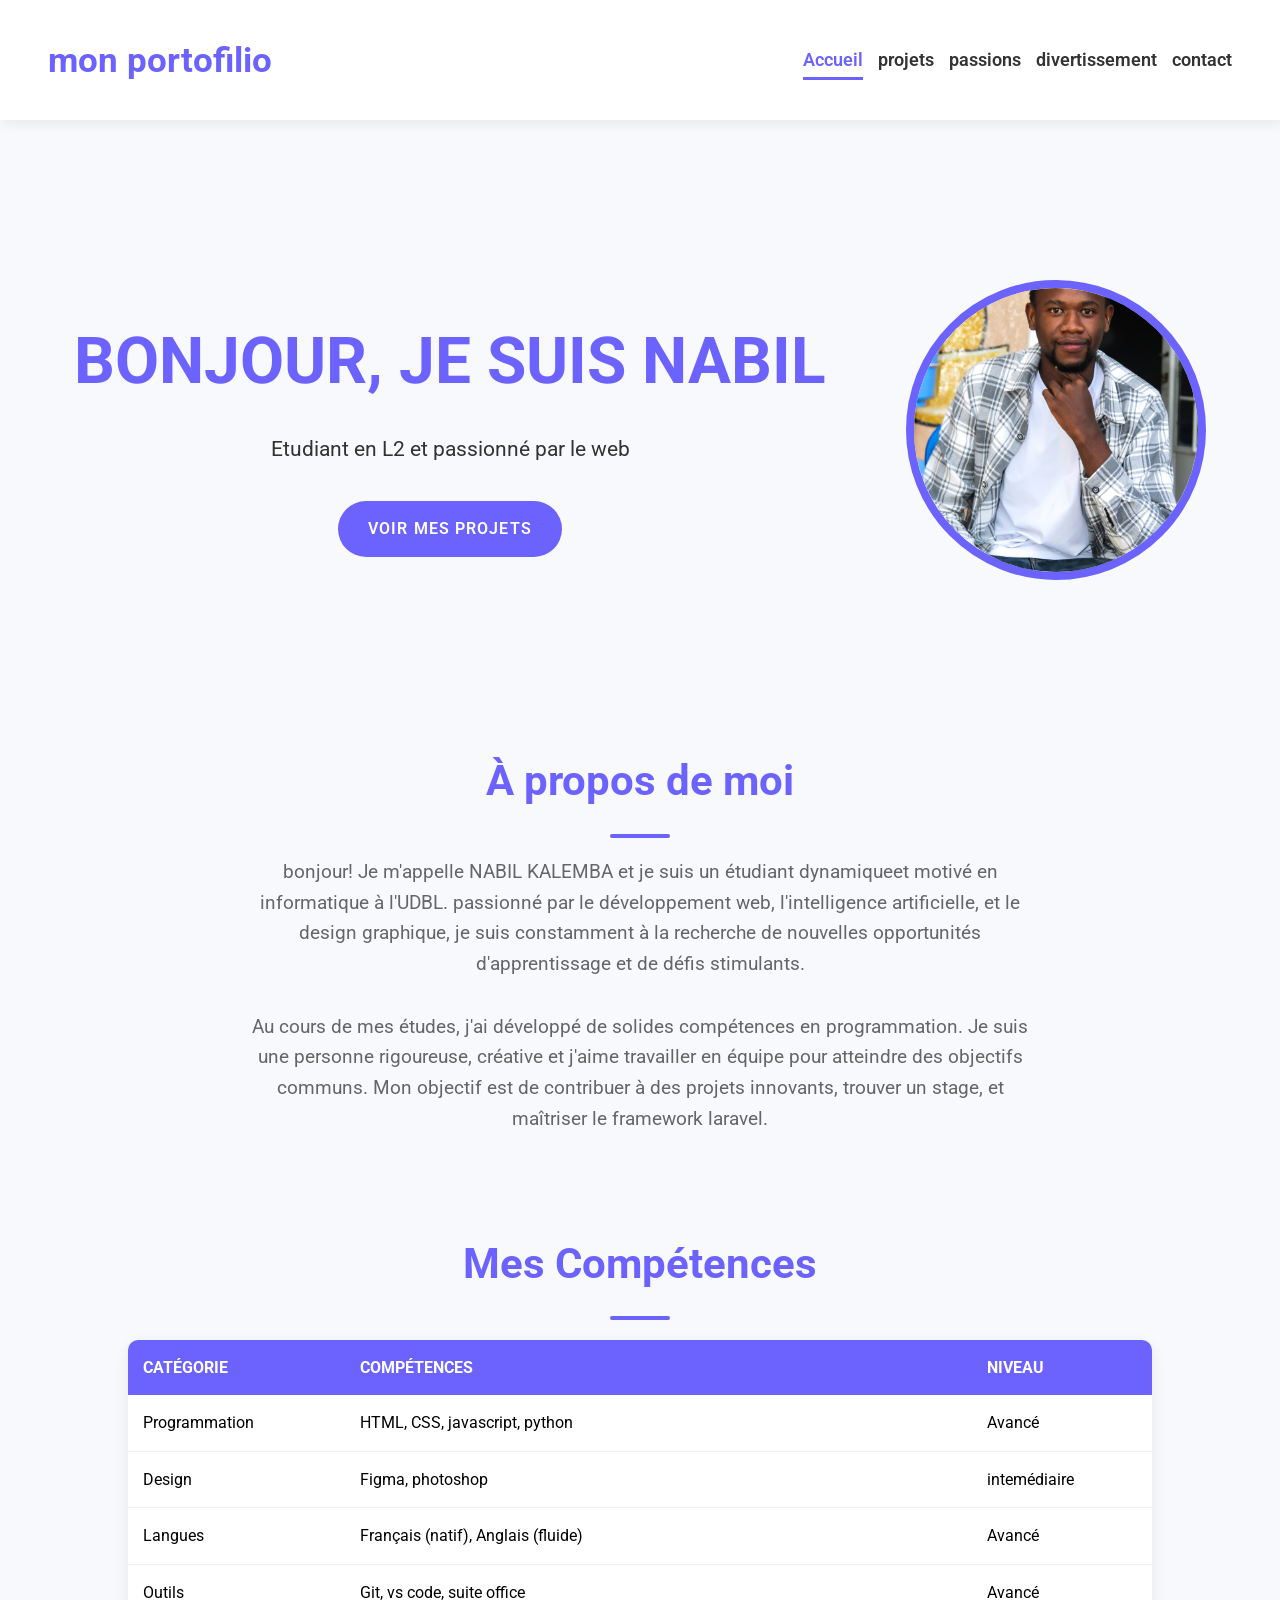
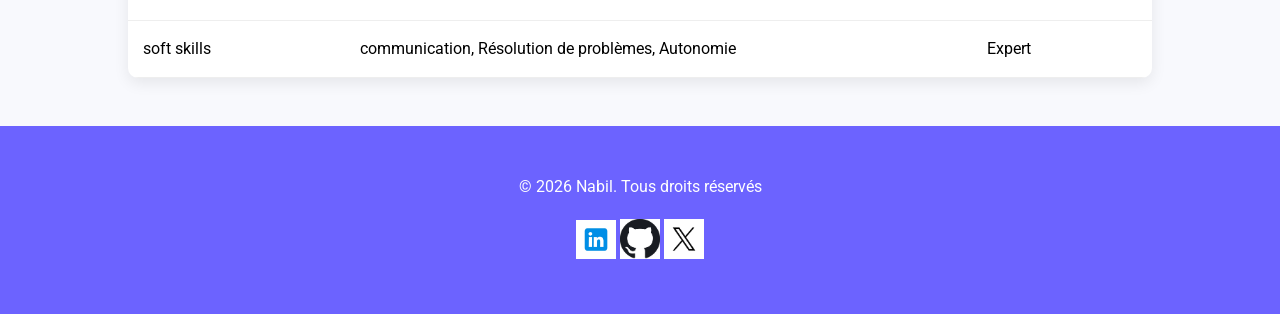
<file: index.HTML>
<!DOCTYPE html>
<html lang="en">
<head>
    <meta charset="UTF-8">
    <meta name="viewport" content="width=, initial-scale=1.0">
    <title>document</title>
    <link rel="stylesheet" href="css/style.css"><link rel="preconnect" href="https://fonts.googleapis.com">
    <link rel="preconnect" href="https://fonts.gstatic.com" crossorigin>
    <link href="https://fonts.googleapis.com/css2?family=Roboto:ital,wght@0,100..900;1,100..900&display=swap" rel="stylesheet">
</head>
<body>
    <header>
        <div>
            <a href="">mon portofilio</a>
        </div>
        <nav>
            <ul>
                <li><a href="index.HTML"class="active Nabil">Accueil</a></li>
                <li><a href="projet.html">projets</a></li>
                <li><a href="passion.html">passions</a></li>
                <li><a href="divertissement.html">divertissement</a></li>
                <li><a href="contact.html">contact</a></li>
               
            </ul>
        </nav>
    </header>
    <main>
        <section class="hero"> 
            <div>
                <h1>BONJOUR, JE SUIS NABIL</h1>
                <p>Etudiant en L2 et passionné par le web</p>
                <a href="projet.html">voir mes projets</a>
            </div>
            <div>
                <img src="images/Nabil.jpg" alt="Nabil artiste">
            </div>
        </section>
        <section class="apropos">
            <h2>À propos de moi</h2>
            <p>
                bonjour! Je m'appelle NABIL KALEMBA et je suis un étudiant dynamiqueet motivé en informatique à l'UDBL. 
                passionné par le développement web, l'intelligence artificielle, et le design graphique, je suis 
                constamment à la recherche de nouvelles opportunités d'apprentissage et de défis stimulants.
            </p>
            <p>
                Au cours de mes études, j'ai développé de solides compétences en programmation. Je suis 
                une personne rigoureuse, créative et j'aime travailler en équipe pour atteindre des 
                objectifs communs. Mon objectif est de contribuer à des projets innovants, trouver 
                un stage, et maîtriser le framework laravel.
            </p>
        </section>
        <section class="compétences">
            <h2>Mes Compétences</h2>
            <table>
                <thead>
                    <tr>
                        <th>CATÉGORIE</th>
                        <th>COMPÉTENCES</th>
                        <th>NIVEAU</th>
                    </tr>
                </thead>
                <tbody>
                    <tr>
                        <td>Programmation</td>
                        <td>HTML, CSS, javascript, python</td>
                        <td>Avancé</td>
                    </tr>
                    <tr>
                        <td>Design</td>
                        <td>Figma, photoshop</td>
                        <td>intemédiaire</td>
                    </tr>
                    <tr>
                        <td>Langues</td>
                        <td>Français (natif), Anglais (fluide)</td>
                        <td>Avancé</td>
                    </tr>
                    <tr>
                        <td>Outils</td>
                        <td>Git, vs code, suite office</td>
                        <td>Avancé</td>
                    </tr>
                    <tr>
                        <td>soft skills</td>
                        <td>communication, Résolution de problèmes, Autonomie</td>
                        <td>Expert</td>
                    </tr>
                </tbody>
            </table>
        </section>
    </main>
    <footer>
        <p> © 2026 Nabil. Tous droits réservés</p>
        <div>
        <img src="images/linkedin.jpg" alt="linkedin" width="40">
        <img src="images/github.jpg" alt="github" width="40">
        <img src="images/x.jpg" alt="x" width="40">
        </div>

    </footer>
</body>
</html>
</file>
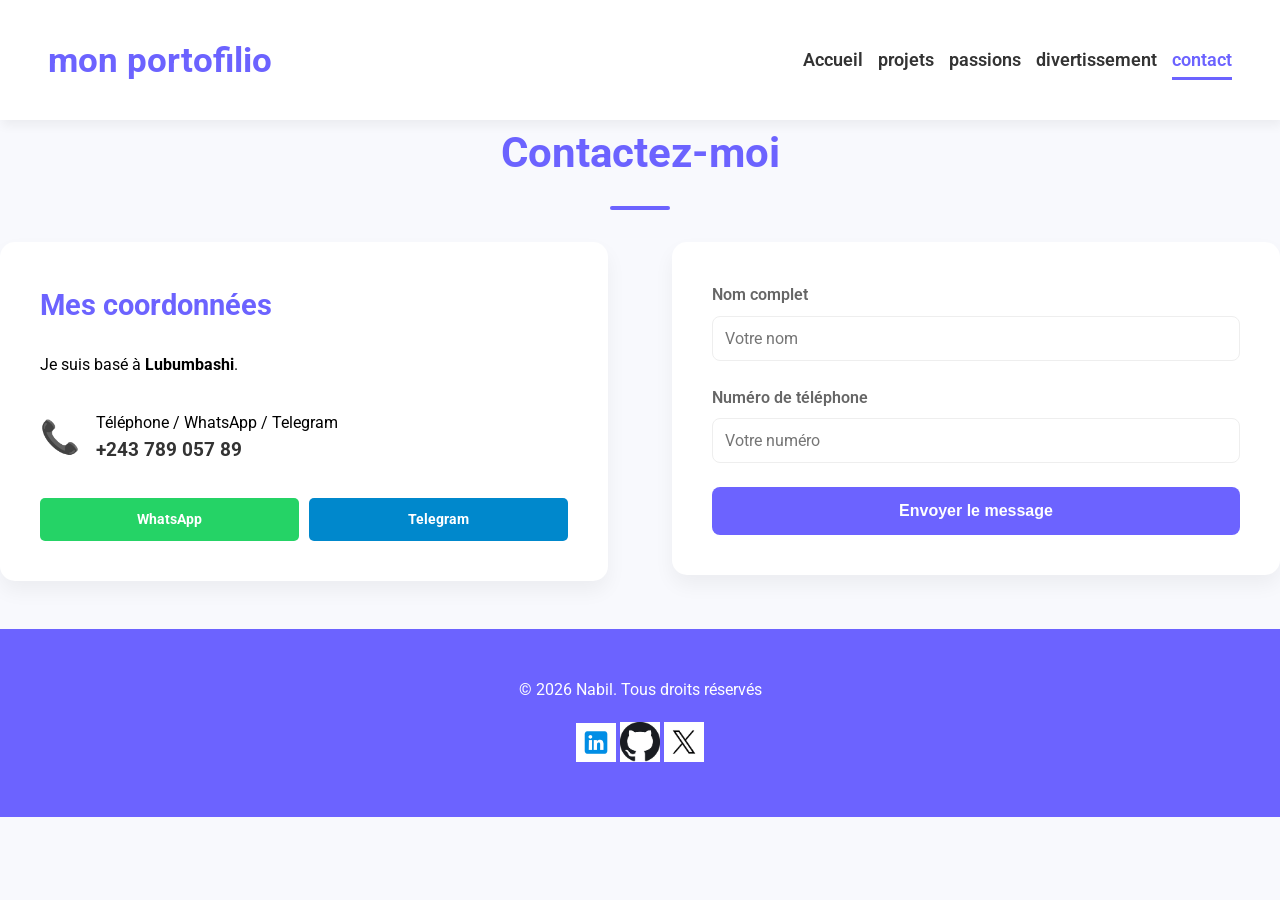
<file: contact.html>
<!DOCTYPE html>
<html lang="en">
<head>
    <meta charset="UTF-8">
    <meta name="viewport" content="width=, initial-scale=1.0">
    <title>document</title>
    <link rel="stylesheet" href="css/style.css"><link rel="preconnect" href="https://fonts.googleapis.com">
<link rel="preconnect" href="https://fonts.gstatic.com" crossorigin>
<link href="https://fonts.googleapis.com/css2?family=Roboto:ital,wght@0,100..900;1,100..900&display=swap" rel="stylesheet">
<head>
<body>
    <header>
        <div>
            <a href="">mon portofilio</a>
        </div>
        <nav>
            <ul>
                <li><a href="index.HTML">Accueil</a></li>
                <li><a href="projet.html">projets</a></li>
                <li><a href="passion.html">passions</a></li>
                <li><a href="divertissement.html">divertissement</a></li>
                <li><a href="contact.html"class="active Nabil">contact</a></li>
               
            </ul>
        </nav>
    </header>
    <main>
        <main>
    <section>
        <h2>Contactez-moi</h2>
    </section>

    <section class="contact-container">
        <div class="contact-info">
            <h3>Mes coordonnées</h3>
            <p>Je suis basé à <strong>Lubumbashi</strong>.</p>
            
            <div class="contact-item">
                <span class="icon">📞</span>
                <div class="details">
                    <p>Téléphone / WhatsApp / Telegram</p>
                    <a href="tel:+24378905789">+243 789 057 89</a>
                </div>
            </div>

            <div class="social-fast-links">
                <a href="https://wa.me/24378905789" class="btn-contact whatsapp">WhatsApp</a>
                <a href="https://t.me/+24378905789" class="btn-contact telegram">Telegram</a>
            </div>
        </div>

        <div class="contact-form">
            <form action="#">
                <div class="form-group">
                    <label for="name">Nom complet</label>
                    <input type="text" id="name" name="name" placeholder="Votre nom" required>
                </div>

                <div class="form-group">
                    <label for="phone">Numéro de téléphone</label>
                    <input type="tel" id="phone" name="phone" placeholder="Votre numéro" required>
                </div>

                <button type="submit" class="submit-btn">Envoyer le message</button>
            </form>
        </div>
    </section>
</main>
    </main>
    <footer>
        <p> © 2026 Nabil. Tous droits réservés</p>
        <div>
        <img src="images/linkedin.jpg" alt="linkedin" width="40">
        <img src="images/github.jpg" alt="github" width="40">
        <img src="images/x.jpg" alt="x" width="40">
        </div>

    </footer>
</body>
</html>
</file>
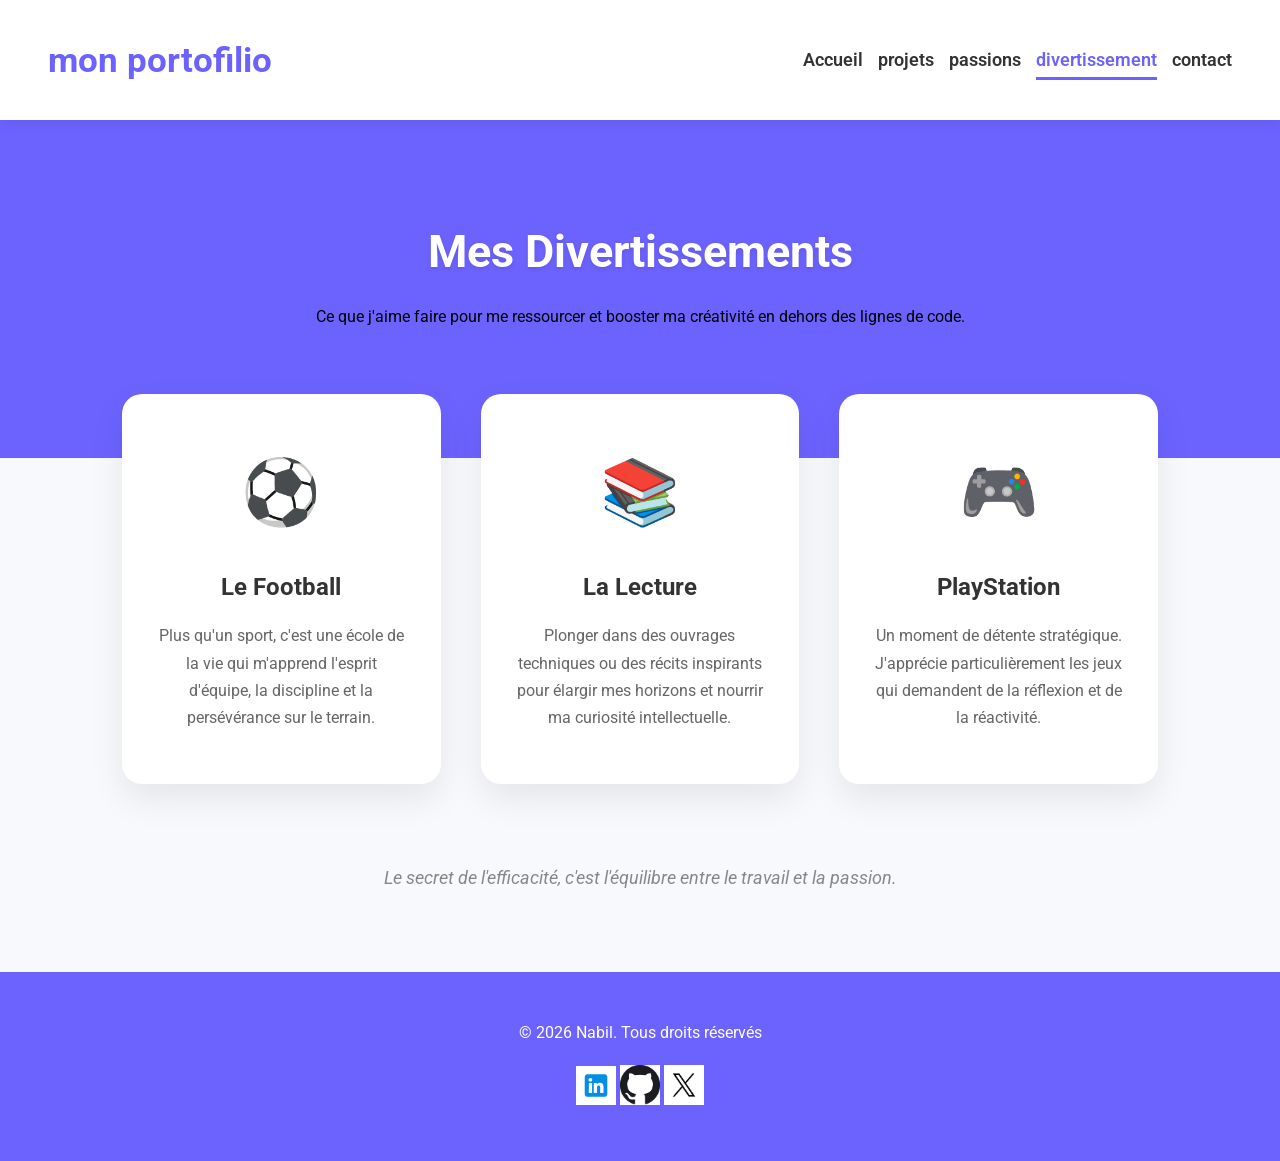
<file: divertissement.html>
<!DOCTYPE html>
<html lang="en">
<head>
    <meta charset="UTF-8">
    <meta name="viewport" content="width=, initial-scale=1.0">
    <title>document</title>
    <link rel="stylesheet" href="css/style.css"><link rel="preconnect" href="https://fonts.googleapis.com">
<link rel="preconnect" href="https://fonts.gstatic.com" crossorigin>
<link href="https://fonts.googleapis.com/css2?family=Roboto:ital,wght@0,100..900;1,100..900&display=swap" rel="stylesheet">
<head>
<body>
    <header>
        <div>
            <a href="">mon portofilio</a>
        </div>
        <nav>
            <ul>
                <li><a href="index.HTML">Accueil</a></li>
                <li><a href="projet.html">projets</a></li>
                <li><a href="passion.html">passions</a></li>
                <li><a href="divertissement.html" class= active Nabil>divertissement</a></li>
                <li><a href="contact.html">contact</a></li>
               
            </ul>
        </nav>
    </header>
    <main>
    <section class="divertissement-header">
        <h1>Mes Divertissements</h1>
        <p>Ce que j'aime faire pour me ressourcer et booster ma créativité en dehors des lignes de code.</p>
    </section>

    <section class="divertissement-grid">
        <div class="divertissement-card">
            <div class="div-icon football">⚽</div>
            <h3>Le Football</h3>
            <p>Plus qu'un sport, c'est une école de la vie qui m'apprend l'esprit d'équipe, la discipline et la persévérance sur le terrain.</p>
        </div>

        <div class="divertissement-card">
            <div class="div-icon lecture">📚</div>
            <h3>La Lecture</h3>
            <p>Plonger dans des ouvrages techniques ou des récits inspirants pour élargir mes horizons et nourrir ma curiosité intellectuelle.</p>
        </div>

        <div class="divertissement-card">
            <div class="div-icon playstation">🎮</div>
            <h3>PlayStation</h3>
            <p>Un moment de détente stratégique. J'apprécie particulièrement les jeux qui demandent de la réflexion et de la réactivité.</p>
        </div>
    </section>

    <section class="hobbies-footer">
        <p>Le secret de l'efficacité, c'est l'équilibre entre le travail et la passion.</p>
    </section>
</main>
    <footer>
        <p> © 2026 Nabil. Tous droits réservés</p>
        <div>
        <img src="images/linkedin.jpg" alt="linkedin" width="40">
        <img src="images/github.jpg" alt="github" width="40">
        <img src="images/x.jpg" alt="x" width="40">
        </div>

    </footer>
</body>
</html>
</file>
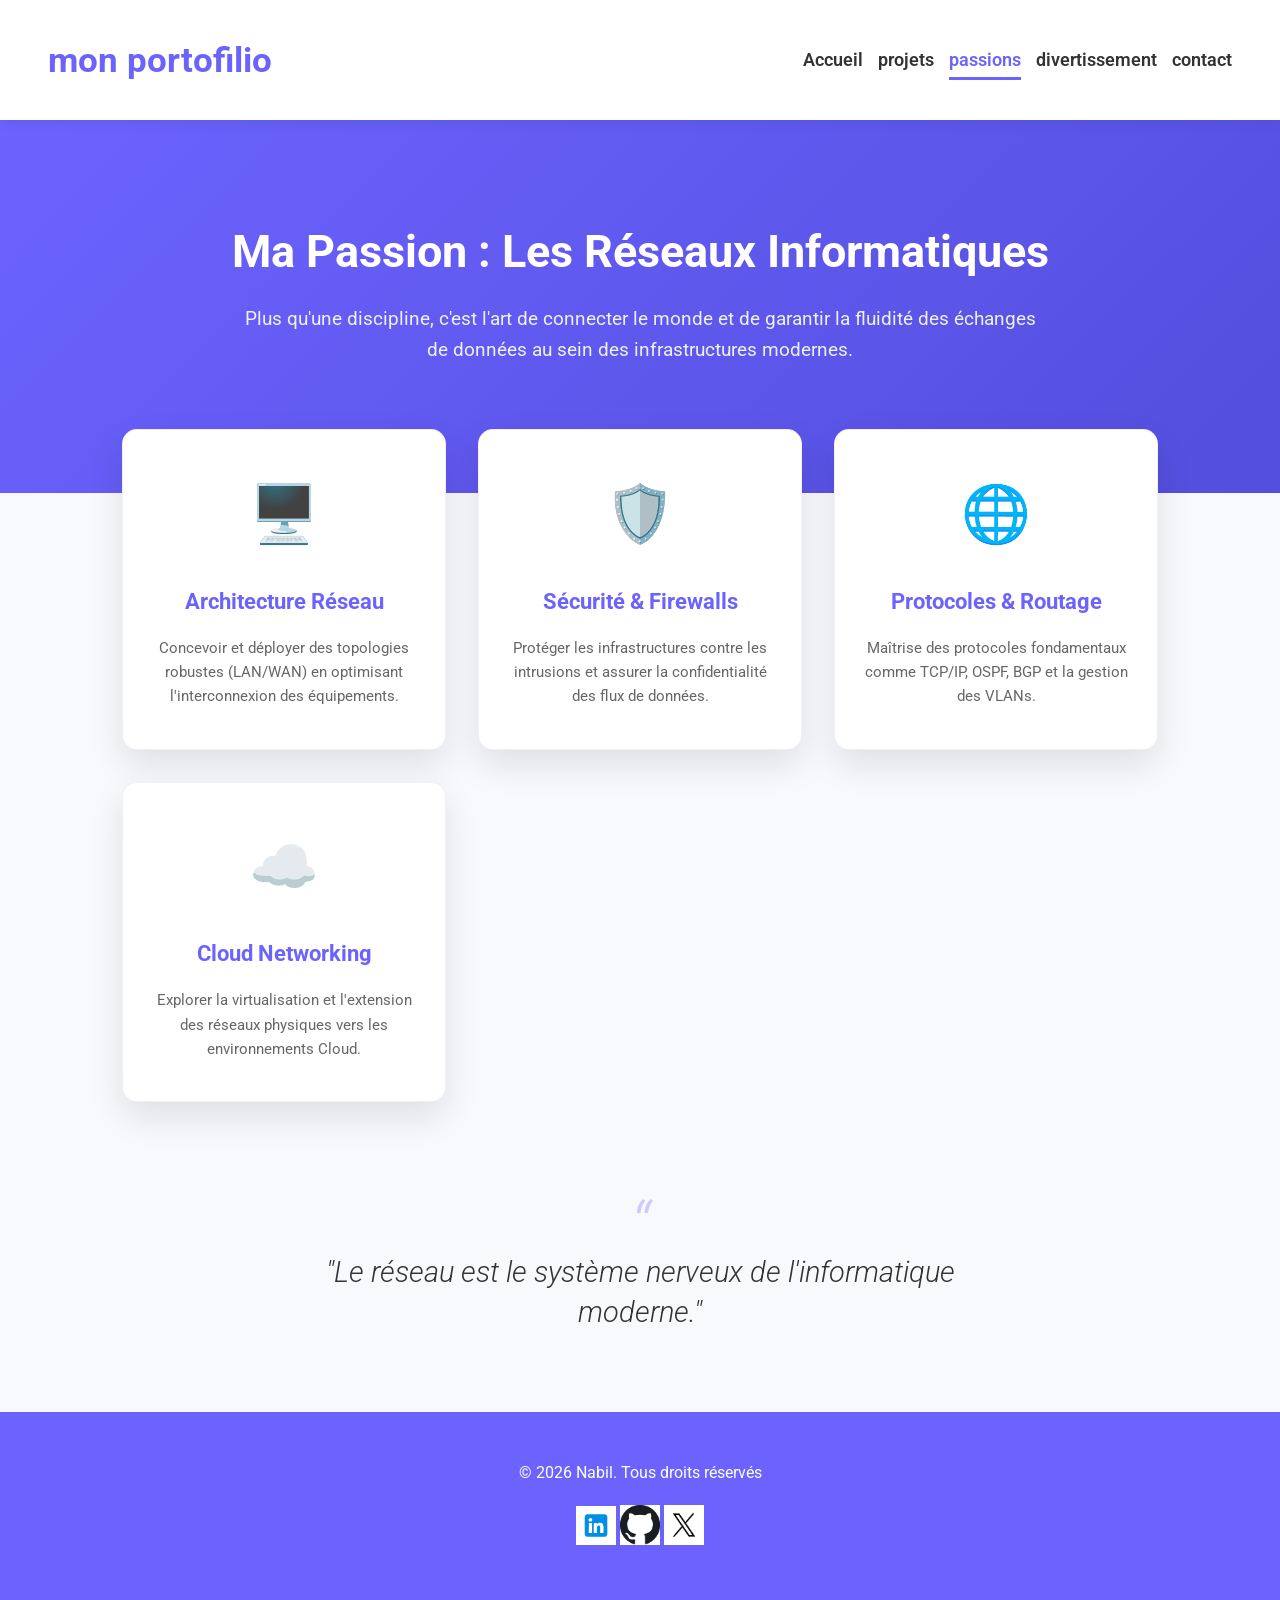
<file: passion.html>
<!DOCTYPE html>
<html lang="en">
<head>
    <meta charset="UTF-8">
    <meta name="viewport" content="width=, initial-scale=1.0">
    <title>document</title>
    <link rel="stylesheet" href="css/style.css"><link rel="preconnect" href="https://fonts.googleapis.com">
<link rel="preconnect" href="https://fonts.gstatic.com" crossorigin>
<link href="https://fonts.googleapis.com/css2?family=Roboto:ital,wght@0,100..900;1,100..900&display=swap" rel="stylesheet">
<head>
<body>
    <header>
        <div>
            <a href="">mon portofilio</a>
        </div>
        <nav>
            <ul>
                <li><a href="index.HTML">Accueil</a></li>
                <li><a href="projet.html">projets</a></li>
                <li><a href="passion.html" class="active Nabil">passions</a></li>
                <li><a href="divertissement.html">divertissement</a></li>
                <li><a href="contact.html">contact</a></li>
               
            </ul>
        </nav>
    </header>
    <main>
    <section class="passion-header">
        <h1>Ma Passion : Les Réseaux Informatiques</h1>
        <p>Plus qu'une discipline, c'est l'art de connecter le monde et de garantir la fluidité des échanges de données au sein des infrastructures modernes.</p>
    </section>

    <section class="passion-grid">
        <div class="passion-card">
            <div class="passion-icon">🖥️</div>
            <h3>Architecture Réseau</h3>
            <p>Concevoir et déployer des topologies robustes (LAN/WAN) en optimisant l'interconnexion des équipements.</p>
        </div>

        <div class="passion-card">
            <div class="passion-icon">🛡️</div>
            <h3>Sécurité & Firewalls</h3>
            <p>Protéger les infrastructures contre les intrusions et assurer la confidentialité des flux de données.</p>
        </div>

        <div class="passion-card">
            <div class="passion-icon">🌐</div>
            <h3>Protocoles & Routage</h3>
            <p>Maîtrise des protocoles fondamentaux comme TCP/IP, OSPF, BGP et la gestion des VLANs.</p>
        </div>

        <div class="passion-card">
            <div class="passion-icon">☁️</div>
            <h3>Cloud Networking</h3>
            <p>Explorer la virtualisation et l'extension des réseaux physiques vers les environnements Cloud.</p>
        </div>
    </section>

    <section class="passion-quote">
        <blockquote>
            "Le réseau est le système nerveux de l'informatique moderne."
        </blockquote>
    </section>
</main>
    <footer>
        <p> © 2026 Nabil. Tous droits réservés</p>
        <div>
        <img src="images/linkedin.jpg" alt="linkedin" width="40">
        <img src="images/github.jpg" alt="github" width="40">
        <img src="images/x.jpg" alt="x" width="40">
        </div>

    </footer>
</body>
</html>
</file>
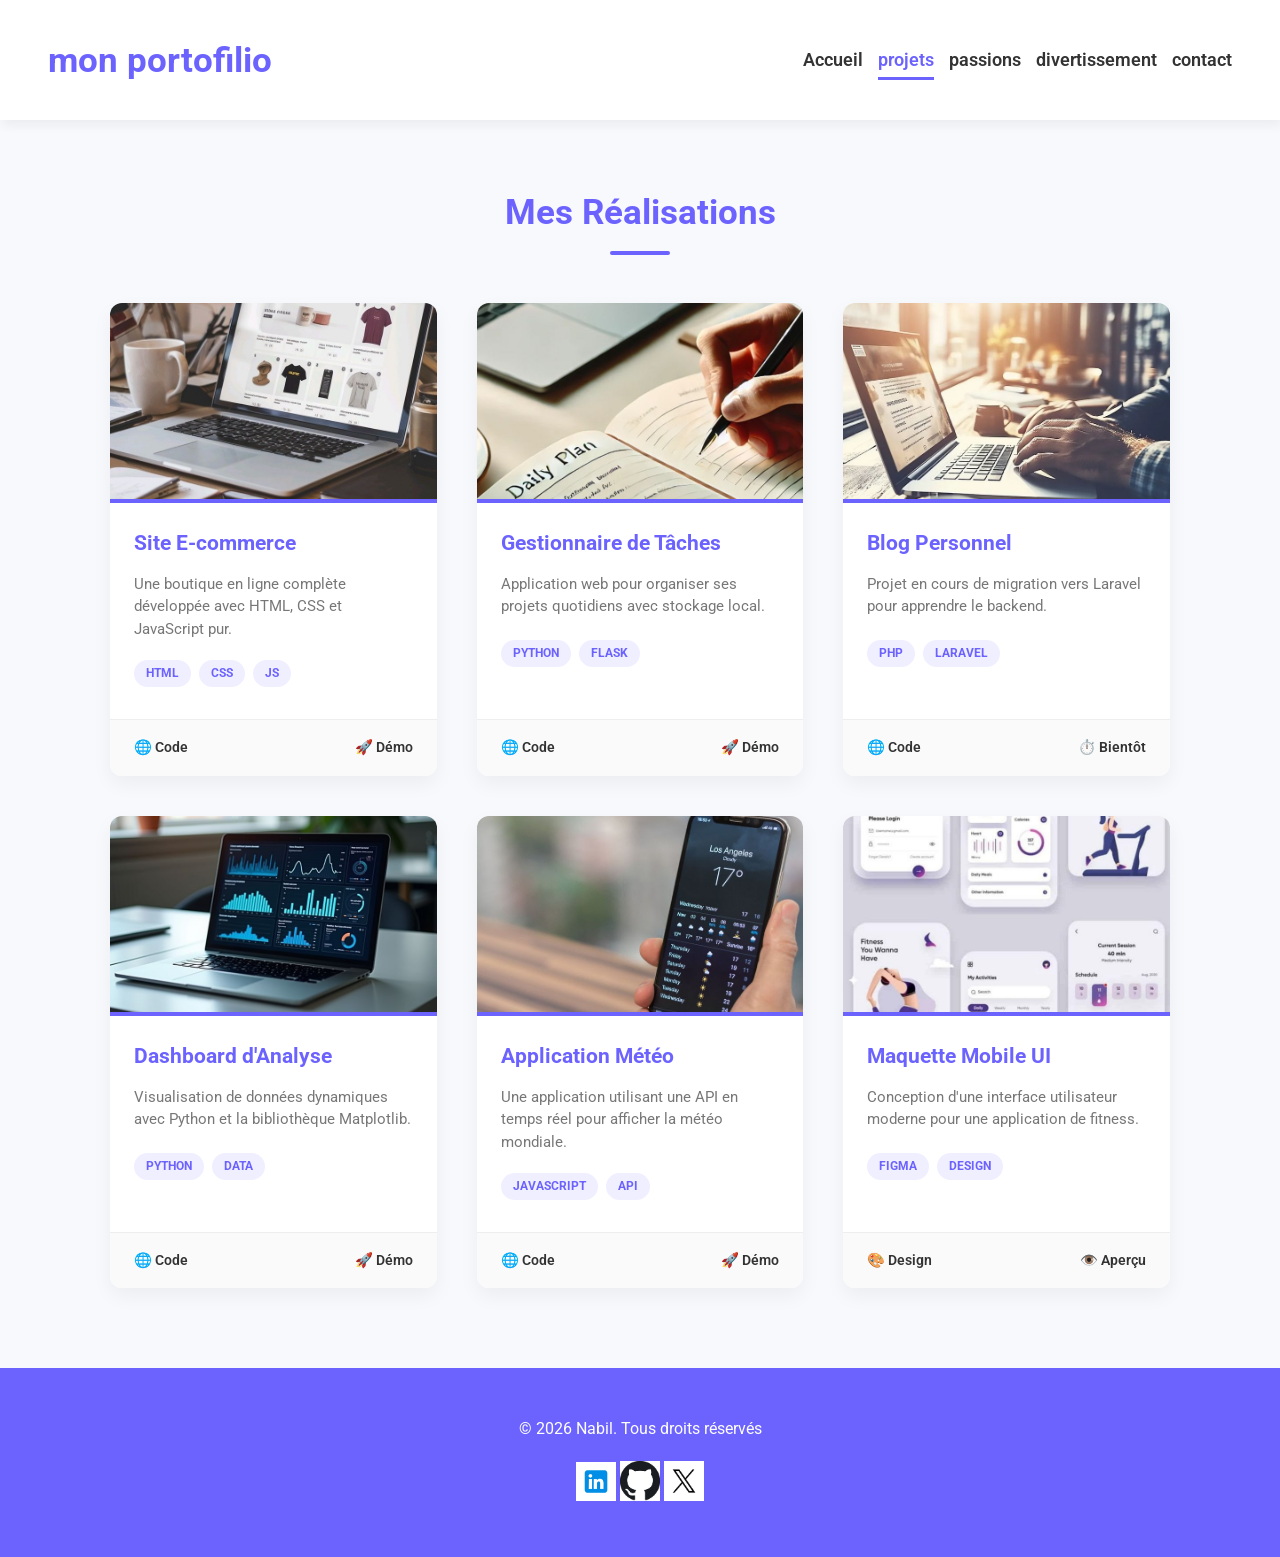
<file: projet.html>
<!DOCTYPE html>
<html lang="en">
<head>
    <meta charset="UTF-8">
    <meta name="viewport" content="width=, initial-scale=1.0">
    <title>document</title>
    <link rel="stylesheet" href="css/style.css"><link rel="preconnect" href="https://fonts.googleapis.com">
<link rel="preconnect" href="https://fonts.gstatic.com" crossorigin>
<link href="https://fonts.googleapis.com/css2?family=Roboto:ital,wght@0,100..900;1,100..900&display=swap" rel="stylesheet">
</head>
<body>
    <header>
        <div>
            <a href="index.HTML">mon portofilio</a>
        </div>
        <nav>
            <ul>
                <li><a href="index.HTML">Accueil</a></li>
                <li><a href="projet.html" class="active Nabil">projets</a></li>
                <li><a href="passion.html">passions</a></li>
                <li><a href="divertissement.html">divertissement</a></li>
                <li><a href="contact.html">contact</a></li>
               
            </ul>
        </nav>
    </header>
    <main>
    <div class="realisations-title">
        <h2>Mes Réalisations</h2>
    </div>

    <section class="projects-grid">
        <div class="project-card">
            <img src="images/site_e-commerce.jpg" alt="Site E-commerce" class="project-image">
            <div class="project-content">
                <h3>Site E-commerce</h3>
                <p>Une boutique en ligne complète développée avec HTML, CSS et JavaScript pur.</p>
                <div class="tags">
                    <span>HTML</span><span>CSS</span><span>JS</span>
                </div>
            </div>
            <div class="project-links">
                <a href="#">🌐 Code</a>
                <a href="#">🚀 Démo</a>
            </div>
        </div>

        <div class="project-card">
            <img src="images/gestionnaire_de_tache.jpg" alt="Gestionnaire de tâches" class="project-image">
            <div class="project-content">
                <h3>Gestionnaire de Tâches</h3>
                <p>Application web pour organiser ses projets quotidiens avec stockage local.</p>
                <div class="tags">
                    <span>Python</span><span>Flask</span>
                </div>
            </div>
            <div class="project-links">
                <a href="#">🌐 Code</a>
                <a href="#">🚀 Démo</a>
            </div>
        </div>

        <div class="project-card">
            <img src="images/blog_personnel.jpg" alt="Blog Personnel" class="project-image">
            <div class="project-content">
                <h3>Blog Personnel</h3>
                <p>Projet en cours de migration vers Laravel pour apprendre le backend.</p>
                <div class="tags">
                    <span>PHP</span><span>Laravel</span>
                </div>
            </div>
            <div class="project-links">
                <a href="#">🌐 Code</a>
                <a href="#">⏱️ Bientôt</a>
            </div>
        </div>

        <div class="project-card">
            <img src="images/dashboard_d'analyse.jpg" alt="Dashboard d'Analyse" class="project-image">
            <div class="project-content">
                <h3>Dashboard d'Analyse</h3>
                <p>Visualisation de données dynamiques avec Python et la bibliothèque Matplotlib.</p>
                <div class="tags">
                    <span>Python</span><span>Data</span>
                </div>
            </div>
            <div class="project-links">
                <a href="#">🌐 Code</a>
                <a href="#">🚀 Démo</a>
            </div>
        </div>

        <div class="project-card">
            <img src="images/application_meteo.jpg" alt="Application Météo" class="project-image">
            <div class="project-content">
                <h3>Application Météo</h3>
                <p>Une application utilisant une API en temps réel pour afficher la météo mondiale.</p>
                <div class="tags">
                    <span>JavaScript</span><span>API</span>
                </div>
            </div>
            <div class="project-links">
                <a href="#">🌐 Code</a>
                <a href="#">🚀 Démo</a>
            </div>
        </div>

        <div class="project-card">
            <img src="images/application_de_fitness.jpg" alt="Maquette Mobile UI" class="project-image">
            <div class="project-content">
                <h3>Maquette Mobile UI</h3>
                <p>Conception d'une interface utilisateur moderne pour une application de fitness.</p>
                <div class="tags">
                    <span>Figma</span><span>Design</span>
                </div>
            </div>
            <div class="project-links">
                <a href="#">🎨 Design</a>
                <a href="#">👁️ Aperçu</a>
            </div>
        </div>
    </section>
</main>
    <footer>
        <p> © 2026 Nabil. Tous droits réservés</p>
        <div>
        <img src="images/linkedin.jpg" alt="linkedin" width="40">
        <img src="images/github.jpg" alt="github" width="40">
        <img src="images/x.jpg" alt="x" width="40">
        </div>

    </footer>
</body>
</html>
</file>
<file: css/style.css>
:root { 
    --violet-doux: #6C63FF;
    --violet-fonce: #534EDD;
    --orange-vif: #FFA726;
    --gris-tres-fonce: #333;
    --gris-fonce: #666;
    --gris-tres-clair: #F8F8F8;
    --gris-clair: #EEE;

}

* {
    margin: 0;
    padding: 0;
    box-sizing: border-box;
}

body {
    background-color: var(--gris-très-clair);
    font-family: Roboto, sans-serif;
    line-height: 1.6;
}

header{
    background-color: white;
    box-shadow: 2px 6px 10px rgba(0, 0, 0, 0.05);
    position: sticky;
    top: 0;
    z-index: 1000;
    display: flex;
    justify-content: space-between ;
    align-items: center;
    padding: 2rem 3rem;
}

header div a {
    text-decoration: none;
    font-size: 2.2rem;
    font-weight: bold;
    color: var(--violet-doux);
}

ul li {
    list-style: none;
    margin-left: 15px;
}

ul {
    display: flex;
}

ul li a {
    text-decoration: none;
    color: var(--gris-tres-fonce);
    font-weight: 600;
    font-size: 1.1rem;
    position: relative;
    padding: 10px 0;
}

ul li a:hover {
    color: var(--violet-doux);
}

ul li a::after {
    content: '';
    position: absolute;
    left: 0;
    bottom: 0;
    height: 3px;
    width: 0;
    background-color: var(--violet-doux);
    transition: width 0.3s ease;
}

ul li a:hover::after {
    width: 100%;
}

a.active {
    color: var(--violet-doux);
 }
a.active::after {
    width: 100%;
}

.hero {
    display: flex;
    justify-content: center;
    align-items: center;
    gap: 5rem;
    text-align: center;
    margin: 10rem 2rem;
}
.hero img {
    width: 300px;
    height: 300px;
    object-fit: cover;
    border-radius: 50%;
    border: 8px solid var(--violet-doux);
}
.hero h1{
    color: var(--violet-doux);
    font-size: 4rem;
    font-weight: 700;
    margin-bottom: 1.2rem;
}
.hero p {
color: var(--gris-tres-fonce);
font-size:  1.3rem;
margin-bottom: 1.2rem;
}
.hero a {
    text-decoration: none;
    display: inline-block;
    background-color: var(--violet-doux);
    color: white;
    padding:  15px 30px;
    border-radius: 50px;
    text-transform: uppercase;
    letter-spacing: 1.1px;
    font-weight: 600;
    margin-top: 1rem;
    transition: background-color 0.3s ease;
}
.hero a:hover {
    background-color: var(--violet-fonce);
    transform: translate(-3px);
}
.apropos {
    width: 800px;
    margin: 6rem auto;
    text-align: center;
}
section h2 {
    color: var(--violet-doux);
    font-size: 2.6rem;
    font-weight: 700;
    position: relative;
    text-align: center;
}
section h2::after{ 
    content: '';
    display: block;
    width: 60px;
    height: 4px;
    background-color: var(--violet-doux);
    margin: 1.2rem auto ;
    border-radius: 2px;
}


.apropos P {
    margin-bottom: 2rem;
    color: var(--gris-fonce);
    font-size: 1.2rem;
}
.compétences table {
    width: 80%;
    margin: 0 auto;
    border-collapse: collapse;
    background-color: #FFF;
    box-shadow: 0 5px 15px rgba(0, 0, 0, 0.08);
    border-radius: 10px;
    overflow: hidden;
}

.compétences table th, .compétences table td {
    padding: 15px;
}
.compétences table thead {
    background-color: var(--violet-doux);
    color: #FFF;
    text-transform:  uppercase;
    
}
.compétences table tbody td {
    border-bottom: 1px solid var(--gris-clair);
}

.compétences table tbody tr::nth-child(even) {
    background-color: #fdfdfd;

}
.compétences table tbody tr {
    transition: blackground-color 0.3s ease;
}
.compétences table tbody tr:hover {
    background-color: #f0f0f0;
}
.compétences table thead th {
    text-align: left;
}
footer {
    margin-top: 3rem;
    background-color:var(--violet-doux) ;
    padding: 3rem 0;
    text-align: center;
}
footer p {
    color: white;
    margin-bottom: 1.2rem;
}
footer a {
    display: inline-block;
    font-size: 1.6rem;
    color: white;
    margin: 0 10px;
    transition: color 0.3s ease, transform 0.2s ease;
}
footer a:hover {
    color: var(--orange-vif);
    transform: translateY(-3px);
}
/* Styles pour la page Contact */
.contact-container {
    display: flex;
    flex-wrap: wrap;
    gap: 4rem;
    margin-top: 2rem;
    align-items: flex-start;
}

.contact-info, .contact-form {
    flex: 1;
    min-width: 300px;
    background: white;
    padding: 2.5rem;
    border-radius: 15px;
    box-shadow: 0 10px 20px rgba(0,0,0,0.05);
}

.contact-info h3 {
    color: var(--violet-doux);
    margin-bottom: 1.5rem;
    font-size: 1.8rem;
}

.contact-item {
    display: flex;
    align-items: center;
    gap: 1rem;
    margin: 2rem 0;
}

.contact-item .icon {
    font-size: 2rem;
}

.contact-item a {
    text-decoration: none;
    color: var(--gris-tres-fonce);
    font-weight: bold;
    font-size: 1.2rem;
}

.social-fast-links {
    display: flex;
    gap: 10px;
}

.btn-contact {
    text-decoration: none;
    padding: 10px 20px;
    border-radius: 5px;
    color: white;
    font-weight: bold;
    font-size: 0.9rem;
    flex: 1;
    text-align: center;
}

.whatsapp { background-color: #25D366; }
.telegram { background-color: #0088cc; }

/* Styles du Formulaire */
.form-group {
    margin-bottom: 1.5rem;
}

.form-group label {
    display: block;
    margin-bottom: 0.5rem;
    font-weight: 600;
    color: var(--gris-fonce);
}

.form-group input {
    width: 100%;
    padding: 12px;
    border: 1px solid var(--gris-clair);
    border-radius: 8px;
    font-family: 'Roboto', sans-serif;
    font-size: 1rem;
    outline: none;
}

.form-group input:focus {
    border-color: var(--violet-doux);
}

.submit-btn {
    width: 100%;
    padding: 15px;
    background-color: var(--violet-doux);
    color: white;
    border: none;
    border-radius: 8px;
    font-weight: bold;
    font-size: 1rem;
    cursor: pointer;
    transition: background 0.3s;
}

.submit-btn:hover {
    background-color: var(--violet-fonce);
}






 /* --- Variables & Reset --- */
:root {
    --violet-principal: #6C63FF;
    --violet-fonce: #534EDD;
    --fond-page: #F8F9FD;
    --blanc: #ffffff;
    --texte-noir: #333;
    --texte-gris: #777;
    --gris-bordure: #eeeeee;
}

body {
    background-color: var(--fond-page);
    font-family: 'Roboto', sans-serif;
    margin: 0;
}

/* --- Titre de la Section --- */
.realisations-title {
    text-align: center;
    margin: 4rem 0 3rem;
}

.realisations-title h2 {
    color: var(--violet-principal);
    font-size: 2.2rem;
    font-weight: 700;
    margin-bottom: 10px;
}

.realisations-title::after {
    content: '';
    display: block;
    width: 60px;
    height: 4px;
    background-color: var(--violet-principal);
    margin: 0 auto;
    border-radius: 2px;
}

/* --- Grille de Projets --- */
.projects-grid {
    display: grid;
    grid-template-columns: repeat(auto-fit, minmax(300px, 1fr));
    gap: 2.5rem;
    max-width: 1100px;
    margin: 0 auto 5rem;
    padding: 0 20px;
}

/* --- Style de la Carte --- */
.project-card {
    background-color: var(--blanc);
    border-radius: 12px;
    overflow: hidden;
    box-shadow: 0 8px 20px rgba(0, 0, 0, 0.05);
    display: flex;
    flex-direction: column;
    transition: transform 0.3s ease;
}

.project-card:hover {
    transform: translateY(-8px);
}

/* Image du projet */
.project-image {
    width: 100%;
    height: 200px;
    object-fit: cover;
    border-bottom: 4px solid var(--violet-principal);
}

/* Contenu textuel */
.project-content {
    padding: 1.5rem;
    flex-grow: 1;
}

.project-content h3 {
    color: var(--violet-principal);
    font-size: 1.3rem;
    margin-bottom: 0.8rem;
}

.project-content p {
    color: var(--texte-gris);
    font-size: 0.95rem;
    line-height: 1.5;
    margin-bottom: 1.2rem;
    /* Aligne la hauteur si les textes varient */
    min-height: 3rem; 
}

/* --- Tags (Badges) --- */
.tags {
    display: flex;
    flex-wrap: wrap;
    gap: 8px;
    margin-bottom: 0.5rem;
}

.tags span {
    background-color: #f0efff;
    color: var(--violet-principal);
    padding: 4px 12px;
    border-radius: 20px;
    font-size: 0.75rem;
    font-weight: 700;
    text-transform: uppercase;
}

/* --- Liens (Footer de carte) --- */
.project-links {
    display: flex;
    justify-content: space-between;
    padding: 1rem 1.5rem;
    border-top: 1px solid var(--gris-bordure);
    background-color: #fafafa;
}

.project-links a {
    text-decoration: none;
    color: var(--texte-noir);
    font-size: 0.9rem;
    font-weight: 600;
    transition: color 0.2s;
}

.project-links a:hover {
    color: var(--violet-principal);
}

/* --- Footer Social (Bas de page) --- */
footer .social-icons img {
    filter: brightness(0) invert(1);
    margin: 0 12px;
    opacity: 0.9;
    transition: transform 0.2s;
}

footer .social-icons img:hover {
    transform: scale(1.1);
    opacity: 1;
}






/* --- Styles Page Passion --- */

/* Bannière du haut avec dégradé */
.passion-header {
    text-align: center;
    padding: 6rem 2rem 8rem; /* Plus de padding en bas pour l'effet de chevauchement */
    background: linear-gradient(135deg, #6C63FF 0%, #534EDD 100%);
    color: white;
}

.passion-header h1 {
    font-size: 2.8rem;
    color: white; /* Force le blanc sur le dégradé */
    margin-bottom: 1rem;
}

.passion-header p {
    font-size: 1.2rem;
    max-width: 800px;
    margin: 0 auto;
    opacity: 0.9;
}

/* Grille de cartes */
.passion-grid {
    display: grid;
    grid-template-columns: repeat(auto-fit, minmax(250px, 1fr));
    gap: 2rem;
    max-width: 1100px;
    margin: -4rem auto 4rem; /* Fait remonter les cartes sur la bannière */
    padding: 0 2rem;
}

.passion-card {
    background: white;
    padding: 2.5rem 1.5rem;
    border-radius: 15px;
    text-align: center;
    box-shadow: 0 15px 35px rgba(0, 0, 0, 0.1);
    transition: transform 0.3s ease;
    border: 1px solid rgba(108, 99, 255, 0.1);
}

.passion-card:hover {
    transform: translateY(-10px);
}

.passion-icon {
    font-size: 3.5rem;
    margin-bottom: 1.5rem;
    display: block;
}

.passion-card h3 {
    color: #6C63FF;
    margin-bottom: 1rem;
    font-size: 1.4rem;
}

.passion-card p {
    color: #666;
    font-size: 0.95rem;
    line-height: 1.6;
}

/* Citation */
.passion-quote {
    text-align: center;
    margin: 5rem auto;
    max-width: 700px;
    padding: 0 2rem;
}

.passion-quote blockquote {
    font-size: 1.8rem;
    font-style: italic;
    color: #333;
    font-weight: 300;
    line-height: 1.4;
}

.passion-quote blockquote::before {
    content: "“";
    font-size: 4rem;
    color: #6C63FF;
    display: block;
    margin-bottom: -20px;
    opacity: 0.3;
}

/* Ajustement footer pour cette page */
.social-links {
    display: flex;
    justify-content: center;
    gap: 15px;
    margin-top: 10px;
}

.social-links img {
    filter: brightness(0) invert(1); /* Icônes en blanc */
}







/* --- Styles Page Divertissement --- */

.divertissement-header {
    text-align: center;
    padding: 6rem 2rem 8rem;
    background-color: var(--violet-doux) /* Dégradé orange dynamique */
}

.divertissement-header h1 {
    font-size: 2.8rem;
    color: white;
    margin-bottom: 1rem;
    text-shadow: 0 2px 4px rgba(0,0,0,0.1);
}

.divertissement-grid {
    display: grid;
    grid-template-columns: repeat(auto-fit, minmax(280px, 1fr));
    gap: 2.5rem;
    max-width: 1100px;
    margin: -4rem auto 4rem;
    padding: 0 2rem;
}

.divertissement-card {
    background: white;
    padding: 3rem 2rem;
    border-radius: 20px;
    text-align: center;
    box-shadow: 0 15px 35px rgba(0, 0, 0, 0.08);
    transition: all 0.3s ease;
    border-bottom: 5px solid transparent;
}

.divertissement-card:hover {
    transform: translateY(-12px);
    box-shadow: 0 20px 40px rgba(0, 0, 0, 0.12);
}

/* Bordures colorées au survol pour chaque carte */
.divertissement-card:nth-child(1):hover { border-color: #4CAF50; } /* Vert Foot */
.divertissement-card:nth-child(2):hover { border-color: #2196F3; } /* Bleu Lecture */
.divertissement-card:nth-child(3):hover { border-color: #E91E63; } /* Rose/Rouge Play */

.div-icon {
    font-size: 4rem;
    margin-bottom: 1.5rem;
    display: inline-block;
    transition: transform 0.3s ease;
}

.divertissement-card:hover .div-icon {
    transform: scale(1.2) rotate(10deg);
}

.divertissement-card h3 {
    color: #333;
    margin-bottom: 1rem;
    font-size: 1.5rem;
    font-weight: 700;
}

.divertissement-card p {
    color: #666;
    font-size: 1rem;
    line-height: 1.7;
}

.hobbies-footer {
    text-align: center;
    margin: 5rem auto;
    color: #888;
    font-style: italic;
    font-size: 1.1rem;
}
</file>
